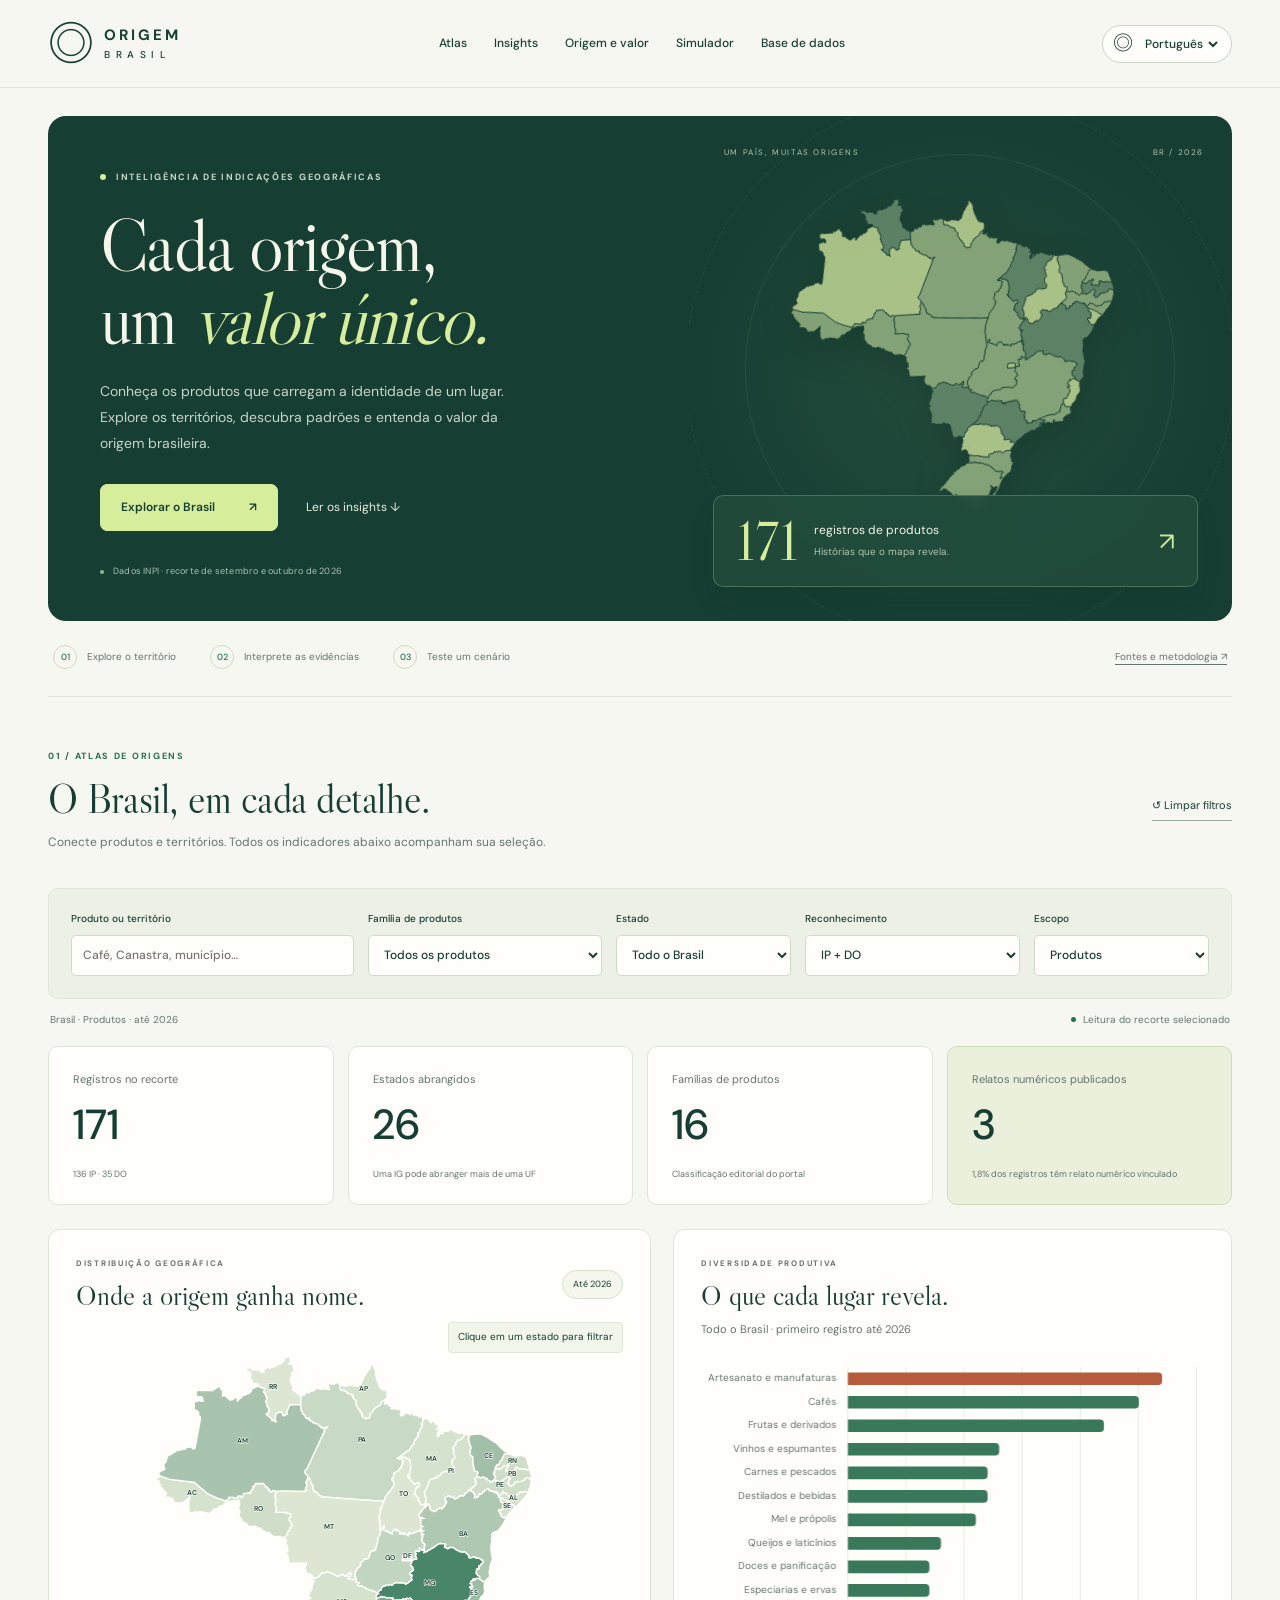
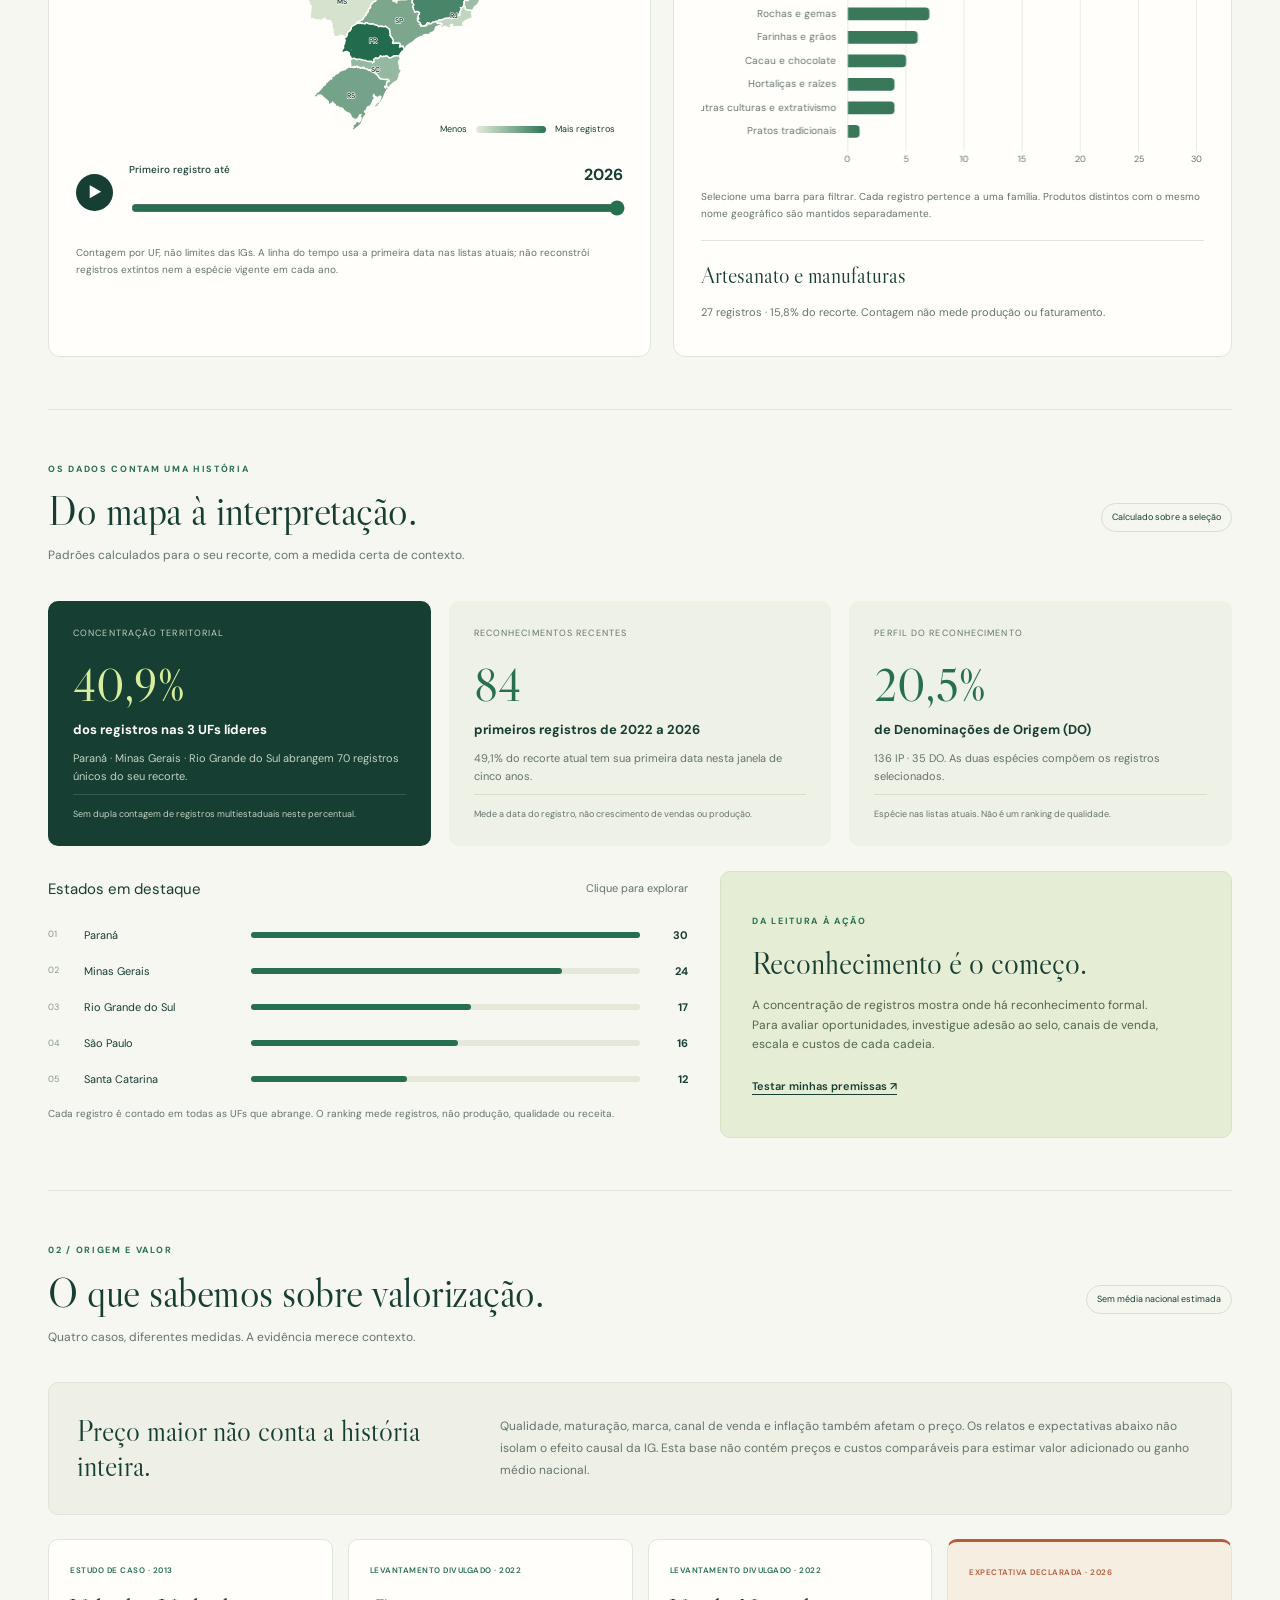
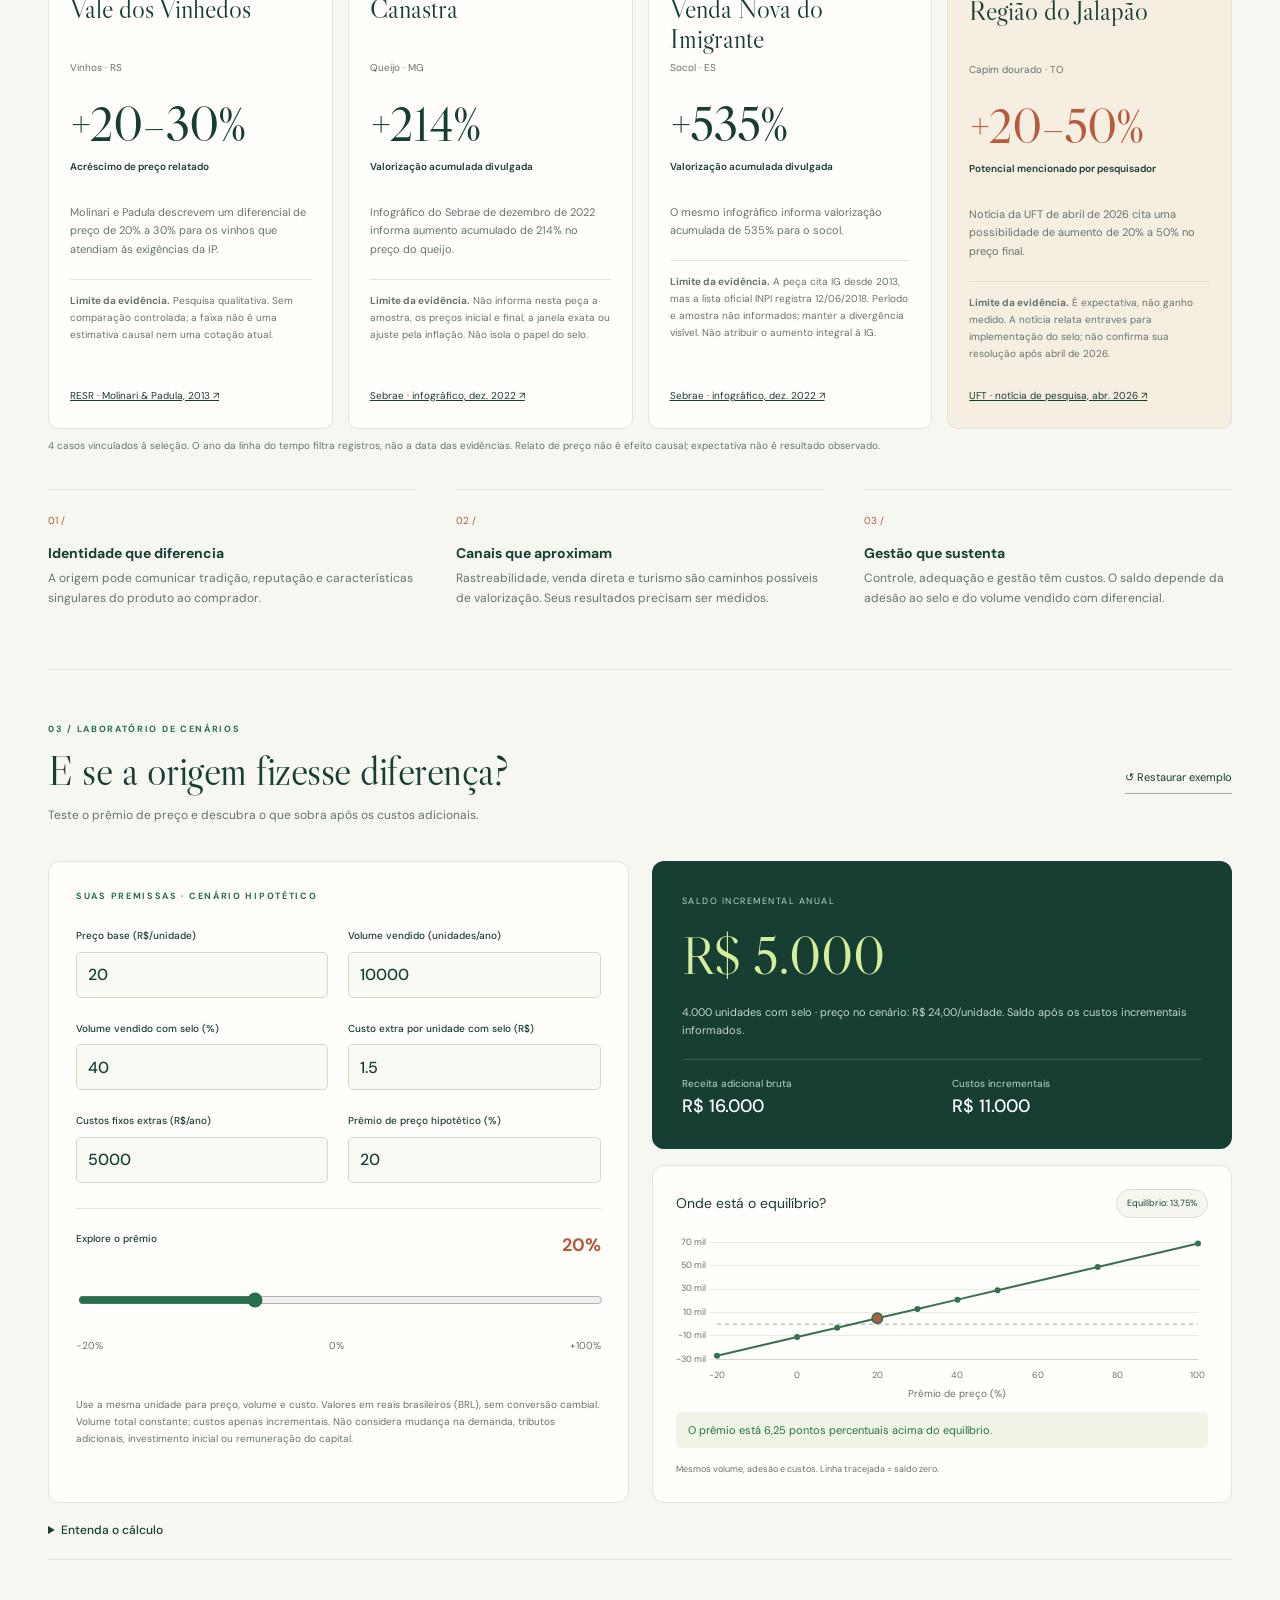
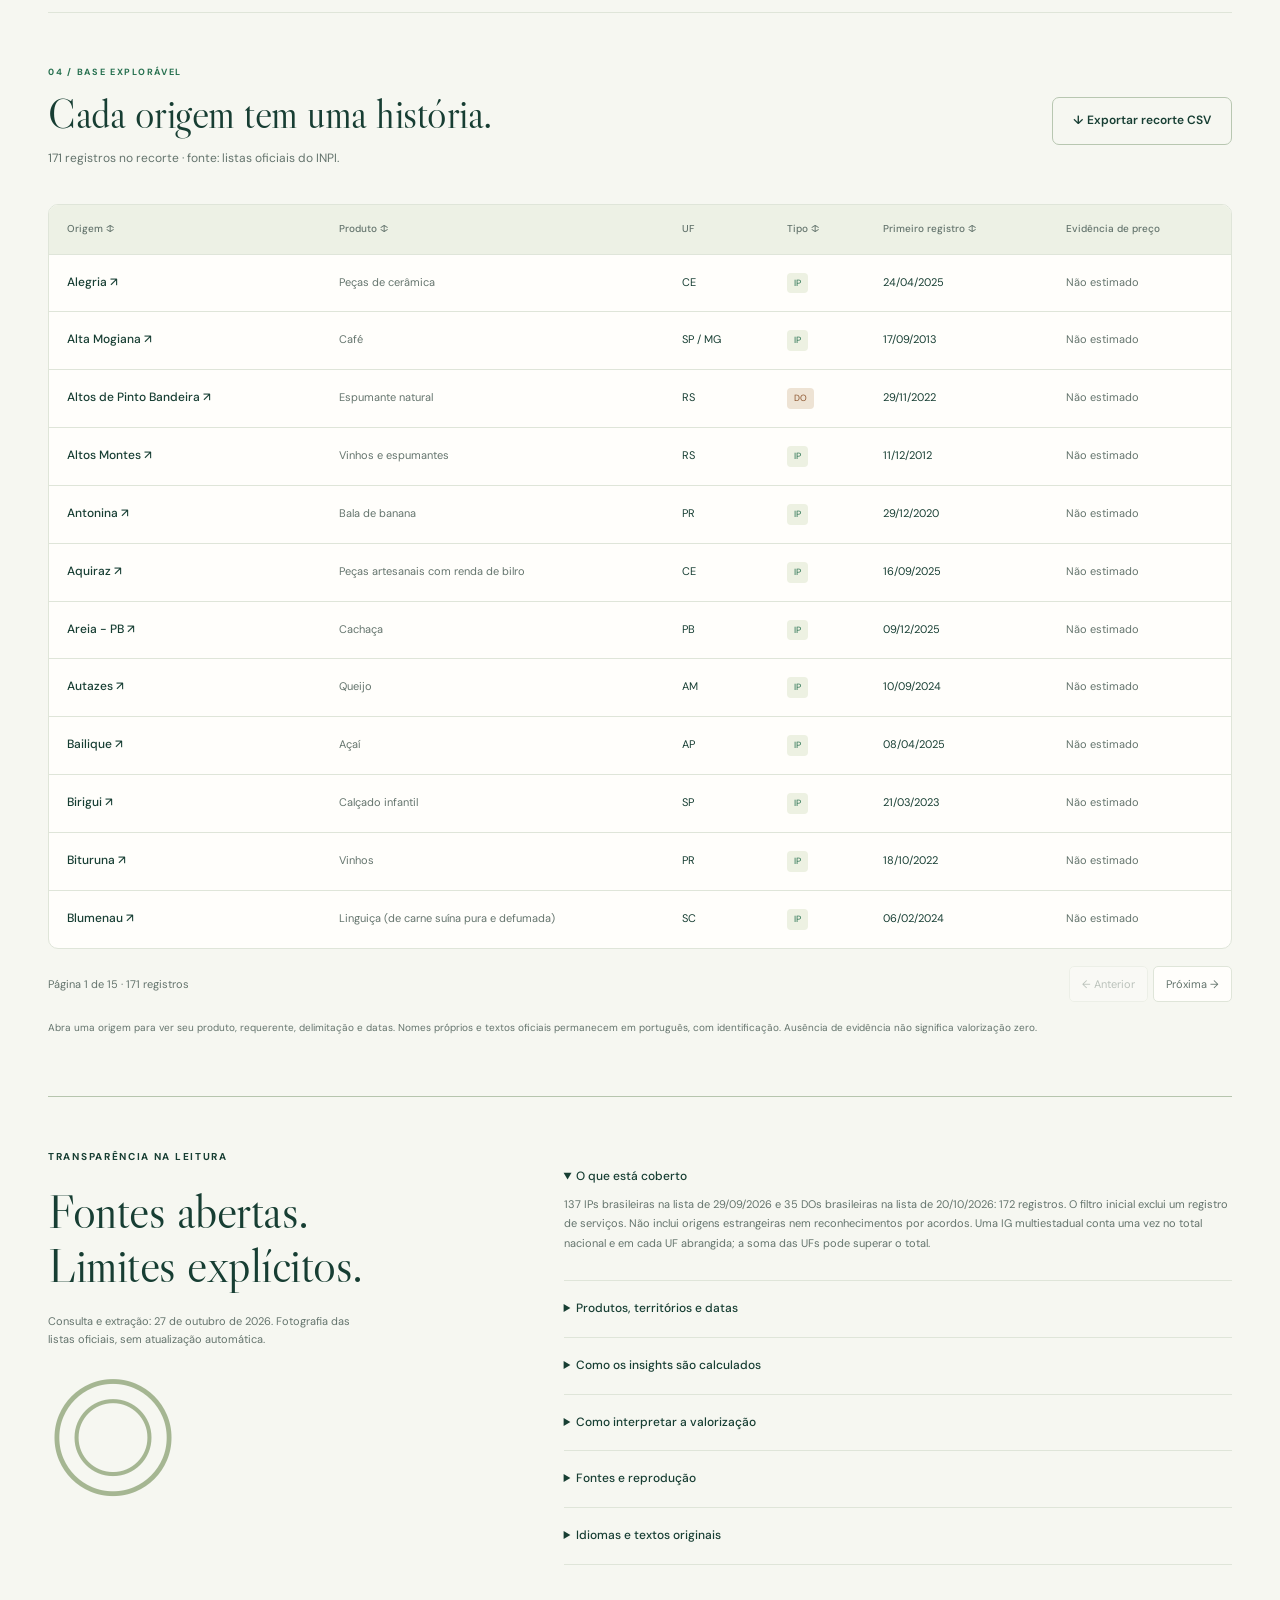
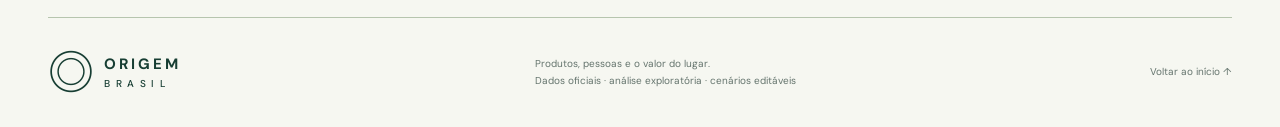
<file: docs/index.html>
<!doctype html>
<html lang="pt-BR">
<head><meta charset="utf-8"><meta name="viewport" content="width=device-width,initial-scale=1"><meta name="theme-color" content="#123e32"><meta name="description" content="Atlas de indicações geográficas brasileiras: explore territórios, descubra padrões e simule o valor da origem."><title>Origem Brasil · Inteligência de Indicações Geográficas</title><link rel="stylesheet" href="style.css"><script defer src="chart.umd.min.js"></script><script defer src="data.js"></script><script defer src="i18n.js"></script><script defer src="app.js"></script></head>
<body>
<a class="skip-link" href="#atlas" data-i18n="skip">Ir ao conteúdo</a>
<header class="topbar"><a href="#inicio" class="brand" aria-label="Origem Brasil"><span class="brand-icon" aria-hidden="true">◎</span><strong>ORIGEM<span>BRASIL</span></strong></a><nav aria-label="Navegação principal" data-i18n-aria="nav"><a href="#atlas" data-i18n="navAtlas">Atlas</a><a href="#insights" data-i18n="navInsights">Insights</a><a href="#valor" data-i18n="navValue">Origem e valor</a><a href="#simulador" data-i18n="navSim">Simulador</a><a href="#base" data-i18n="navData">Base de dados</a></nav><label class="language-control"><span aria-hidden="true">◎</span><span class="sr-only" data-i18n="language">Idioma</span><select id="language" aria-label="Idioma / Language / 语言"><option value="pt">Português</option><option value="en">English</option><option value="zh">简体中文</option></select></label></header>
<main id="inicio">
<section class="hero"><div class="hero-copy"><div class="eyebrow"><i></i><span data-i18n="heroEyebrow">INTELIGÊNCIA DE INDICAÇÕES GEOGRÁFICAS</span></div><h1 data-i18n="heroTitle">Cada origem,<br>um <em>valor único.</em></h1><p data-i18n="heroText">Conheça os produtos que carregam a identidade de um lugar. Explore os territórios, descubra padrões e entenda o valor da origem brasileira.</p><div class="hero-actions"><a class="primary" href="#atlas"><span data-i18n="explore">Explorar o Brasil</span><span aria-hidden="true">↗</span></a><a href="#insights" class="hero-link"><span data-i18n="readInsights">Ler os insights</span> ↓</a></div><div class="hero-source"><span class="source-dot"></span><span data-i18n="heroSource">Dados INPI · recorte de setembro e outubro de 2026</span></div></div><aside class="hero-visual" aria-label="Panorama da base" data-i18n-aria="overview"><div class="hero-orbit orbit-one"></div><div class="hero-orbit orbit-two"></div><svg id="hero-map" viewBox="0 0 650 635" aria-hidden="true"></svg><div class="map-caption"><span class="mini-label" data-i18n="heroMapCaption">UM PAÍS, MUITAS ORIGENS</span><span>BR / 2026</span></div><div class="hero-data"><strong id="hero-total">171</strong><div><span data-i18n="heroRegistrations">registros de produtos</span><small data-i18n="heroDataNote">Histórias que o mapa revela.</small></div><span class="hero-arrow" aria-hidden="true">↗</span></div></aside></section>
<div class="intro-strip"><span><b>01</b><span data-i18n="journey1">Explore o território</span></span><span><b>02</b><span data-i18n="journey2">Interprete as evidências</span></span><span><b>03</b><span data-i18n="journey3">Teste um cenário</span></span><a href="#metodo" data-i18n="methodLink">Fontes e metodologia ↗</a></div>
<section id="atlas" class="atlas"><div class="section-title"><div><span class="eyebrow" data-i18n="atlasEyebrow">01 / ATLAS DE ORIGENS</span><h2 data-i18n="atlasTitle">O Brasil, em cada detalhe.</h2><p data-i18n="atlasSubtitle">Conecte produtos e territórios. Todos os indicadores abaixo acompanham sua seleção.</p></div><button class="text-btn" id="reset" data-i18n="reset">↺ Limpar filtros</button></div>
<div class="filters"><label><span data-i18n="searchLabel">Produto ou território</span><input id="search" type="search" placeholder="Café, Canastra, município…" data-i18n-placeholder="searchPlaceholder"></label><label><span data-i18n="categoryLabel">Família de produtos</span><select id="category"><option value="" data-i18n="allProducts">Todos os produtos</option></select></label><label><span data-i18n="stateLabel">Estado</span><select id="state"><option value="" data-i18n="allBrazil">Todo o Brasil</option></select></label><label><span data-i18n="typeLabel">Reconhecimento</span><select id="type"><option value="" data-i18n="bothTypes">IP + DO</option><option value="IP" data-i18n="ip">Indicação de Procedência</option><option value="DO" data-i18n="do">Denominação de Origem</option></select></label><label><span data-i18n="scopeLabel">Escopo</span><select id="scope"><option value="products" data-i18n="products">Produtos</option><option value="all" data-i18n="productsServices">Produtos + serviços</option></select></label></div>
<div class="filter-status"><span id="filter-context"></span><span class="live-label"><i></i><span data-i18n="filterLive">Leitura do recorte selecionado</span></span></div>
<div class="kpis" aria-live="polite"><article><span data-i18n="kTotal">Registros no recorte</span><strong id="k-total"></strong><small id="k-types"></small></article><article><span data-i18n="kStates">Estados abrangidos</span><strong id="k-states"></strong><small data-i18n="kStatesNote">Uma IG pode abranger mais de uma UF</small></article><article><span data-i18n="kCategories">Famílias de produtos</span><strong id="k-cats"></strong><small data-i18n="kCategoriesNote">Classificação editorial do portal</small></article><article class="accent-kpi"><span data-i18n="kEvidence">Relatos numéricos publicados</span><strong id="k-evidence"></strong><small id="k-coverage"></small></article></div>
<div class="atlas-grid"><article class="map-panel panel"><div class="panel-head"><div><span class="eyebrow" data-i18n="mapEyebrow">DISTRIBUIÇÃO GEOGRÁFICA</span><h3 data-i18n="mapTitle">Onde a origem ganha nome.</h3></div><span class="pill" id="map-year"></span></div><div class="map-wrap"><svg id="map" viewBox="0 0 650 635" role="group" aria-label="Mapa do Brasil. Selecione um estado para filtrar os registros." data-i18n-aria="mapAria"></svg><div id="map-tip" class="map-tip"></div><div class="map-key"><span data-i18n="fewer">Menos</span><i></i><span data-i18n="moreRecords">Mais registros</span></div></div><div class="timeline"><button id="play" aria-label="Reproduzir evolução dos registros">▶</button><div><label for="year"><span data-i18n="timeline">Primeiro registro até</span><strong id="year-label">2026</strong></label><input type="range" min="2002" max="2026" value="2026" id="year"></div></div><p class="footnote" data-i18n="mapNote">Contagem por UF, não limites das IGs. A linha do tempo usa a primeira data nas listas atuais; não reconstrói registros extintos nem a espécie vigente em cada ano.</p></article>
<article class="panel categories-panel"><div class="panel-head"><div><span class="eyebrow" data-i18n="categoriesEyebrow">DIVERSIDADE PRODUTIVA</span><h3 data-i18n="categoriesTitle">O que cada lugar revela.</h3></div></div><p class="muted" id="chart-context"></p><div class="chart-box"><canvas id="categories" role="img" data-i18n-aria="categoriesAria" aria-label="Quantidade de registros por família de produtos"></canvas></div><p class="footnote" data-i18n="categoriesNote">Selecione uma barra para filtrar. Cada registro pertence a uma família. Produtos distintos com o mesmo nome geográfico são mantidos separadamente.</p><div class="insight" id="insight"></div></article></div>
</section>
<section id="insights" class="insights-section"><div class="section-title"><div><span class="eyebrow" data-i18n="insightsEyebrow">OS DADOS CONTAM UMA HISTÓRIA</span><h2 data-i18n="insightsTitle">Do mapa à interpretação.</h2><p data-i18n="insightsSubtitle">Padrões calculados para o seu recorte, com a medida certa de contexto.</p></div><span class="pill" data-i18n="computed">Calculado sobre a seleção</span></div><div id="insight-cards" class="insight-grid" aria-live="polite"></div><div class="insight-bottom"><article class="ranking-panel"><div class="panel-head"><h3 data-i18n="rankingTitle">Estados em destaque</h3><span class="muted" data-i18n="rankingHint">Clique para explorar</span></div><div id="state-ranking"></div><p class="footnote" data-i18n="rankingNote">Cada registro é contado em todas as UFs que abrange. O ranking mede registros, não produção, qualidade ou receita.</p></article><article class="reading-panel"><span class="eyebrow" data-i18n="nextStepEyebrow">DA LEITURA À AÇÃO</span><h3 data-i18n="nextStepTitle">Reconhecimento é o começo.</h3><p data-i18n="nextStepText">A concentração de registros mostra onde há reconhecimento formal. Para avaliar oportunidades, investigue adesão ao selo, canais de venda, escala e custos de cada cadeia.</p><a href="#simulador"><span data-i18n="testScenario">Testar minhas premissas</span> ↗</a></article></div></section>
<section id="valor"><div class="section-title"><div><span class="eyebrow" data-i18n="valueEyebrow">02 / ORIGEM E VALOR</span><h2 data-i18n="valueTitle">O que sabemos sobre valorização.</h2><p data-i18n="valueSubtitle">Quatro casos, diferentes medidas. A evidência merece contexto.</p></div><span class="pill" data-i18n="noAverage">Sem média nacional estimada</span></div><div class="value-intro"><strong data-i18n="valueIntroTitle">Preço maior não conta a história inteira.</strong><p data-i18n="valueIntroText">Qualidade, maturação, marca, canal de venda e inflação também afetam o preço. Os relatos e expectativas abaixo não isolam o efeito causal da IG. Esta base não contém preços e custos comparáveis para estimar valor adicionado ou ganho médio nacional.</p></div><div id="evidence-cards" class="evidence-grid"></div><p class="footnote" id="evidence-note"></p><div class="mechanisms"><article><span>01 /</span><h3 data-i18n="mechanism1Title">Identidade que diferencia</h3><p data-i18n="mechanism1Text">A origem pode comunicar tradição, reputação e características singulares do produto ao comprador.</p></article><article><span>02 /</span><h3 data-i18n="mechanism2Title">Canais que aproximam</h3><p data-i18n="mechanism2Text">Rastreabilidade, venda direta e turismo são caminhos possíveis de valorização. Seus resultados precisam ser medidos.</p></article><article><span>03 /</span><h3 data-i18n="mechanism3Title">Gestão que sustenta</h3><p data-i18n="mechanism3Text">Controle, adequação e gestão têm custos. O saldo depende da adesão ao selo e do volume vendido com diferencial.</p></article></div></section>
<section id="simulador"><div class="section-title"><div><span class="eyebrow" data-i18n="simEyebrow">03 / LABORATÓRIO DE CENÁRIOS</span><h2 data-i18n="simTitle">E se a origem fizesse diferença?</h2><p data-i18n="simSubtitle">Teste o prêmio de preço e descubra o que sobra após os custos adicionais.</p></div><button class="text-btn" id="reset-sim" data-i18n="resetSim">↺ Restaurar exemplo</button></div><div class="simulation-grid"><div class="panel sim-inputs"><span class="eyebrow" data-i18n="simInputEyebrow">SUAS PREMISSAS · CENÁRIO HIPOTÉTICO</span><div class="input-grid"><label><span data-i18n="priceLabel">Preço base (R$/unidade)</span><input type="number" min="0.01" step="0.01" id="price" value="20"></label><label><span data-i18n="volumeLabel">Volume vendido (unidades/ano)</span><input type="number" min="0" step="1" id="volume" value="10000"></label><label><span data-i18n="shareLabel">Volume vendido com selo (%)</span><input type="number" min="0" max="100" step="1" id="share" value="40"></label><label><span data-i18n="costLabel">Custo extra por unidade com selo (R$)</span><input type="number" min="0" step="0.01" id="cost" value="1.5"></label><label><span data-i18n="fixedLabel">Custos fixos extras (R$/ano)</span><input type="number" min="0" step="1" id="fixed" value="5000"></label><label><span data-i18n="premiumLabel">Prêmio de preço hipotético (%)</span><input type="number" min="-100" max="1000" step="1" id="premium" value="20"></label></div><div class="premium-range"><label for="premium-range"><span data-i18n="explorePremium">Explore o prêmio</span><strong id="premium-label">20%</strong></label><input type="range" min="-20" max="100" value="20" id="premium-range"><div><span>−20%</span><span>0%</span><span>+100%</span></div></div><p id="sim-error" class="error" role="alert"></p><p class="footnote" data-i18n="simNote">Use a mesma unidade para preço, volume e custo. Valores em reais brasileiros (BRL), sem conversão cambial. Volume total constante; custos apenas incrementais. Não considera mudança na demanda, tributos adicionais, investimento inicial ou remuneração do capital.</p></div><div class="sim-results"><div class="sim-hero"><span data-i18n="simResult">SALDO INCREMENTAL ANUAL</span><strong id="sim-net"></strong><p id="sim-summary"></p><div class="sim-statrow"><div><small data-i18n="gross">Receita adicional bruta</small><b id="sim-gross"></b></div><div><small data-i18n="extraCosts">Custos incrementais</small><b id="sim-costs"></b></div></div></div><div class="panel sensitivity"><div class="panel-head"><h3 data-i18n="sensitivityTitle">Onde está o equilíbrio?</h3><span class="pill" id="breakeven"></span></div><div class="sensitivity-chart"><canvas id="sensitivity" role="img" aria-label="Saldo incremental conforme o prêmio de preço hipotético" data-i18n-aria="sensitivityAria"></canvas></div><p id="sim-decision" class="sim-decision"></p><small data-i18n="sensitivityNote">Mesmos volume, adesão e custos. Linha tracejada = saldo zero.</small></div></div></div><details class="formula"><summary data-i18n="formulaTitle">Entenda o cálculo</summary><p data-i18n="formulaText">Unidades com selo = volume × parcela com selo. Receita adicional = preço base × prêmio × unidades com selo. Custos extras = custo unitário extra × unidades com selo + custos fixos. Saldo incremental = receita adicional − custos extras. Prêmio de equilíbrio = custos extras ÷ (preço base × unidades com selo). Sem unidades com selo, o equilíbrio não é calculável. O saldo não é o lucro total nem o valor adicionado das Contas Nacionais.</p></details></section>
<section id="base"><div class="section-title"><div><span class="eyebrow" data-i18n="dataEyebrow">04 / BASE EXPLORÁVEL</span><h2 data-i18n="dataTitle">Cada origem tem uma história.</h2><p id="table-count"></p></div><button id="export" class="secondary" data-i18n="export">↓ Exportar recorte CSV</button></div><div class="table-wrap"><table><thead><tr><th><button data-sort="name" data-i18n="colOrigin">Origem ↕</button></th><th><button data-sort="product" data-i18n="colProduct">Produto ↕</button></th><th data-i18n="colState">UF</th><th><button data-sort="type" data-i18n="colType">Tipo ↕</button></th><th><button data-sort="date" data-i18n="colDate">Primeiro registro ↕</button></th><th data-i18n="colEvidence">Evidência de preço</th></tr></thead><tbody id="rows"></tbody></table></div><div class="pagination"><span id="page-info"></span><div><button id="prev" data-i18n="prev">← Anterior</button><button id="next" data-i18n="next">Próxima →</button></div></div><p class="footnote" data-i18n="tableNote">Abra uma origem para ver seu produto, requerente, delimitação e datas. Nomes próprios e textos oficiais permanecem em português, com identificação. Ausência de evidência não significa valorização zero.</p></section>
<section id="metodo" class="method"><div><span class="eyebrow" data-i18n="methodEyebrow">TRANSPARÊNCIA NA LEITURA</span><h2 data-i18n="methodTitle">Fontes abertas.<br>Limites explícitos.</h2><p data-i18n="methodDate">Consulta e extração: 27 de outubro de 2026. Fotografia das listas oficiais, sem atualização automática.</p><div class="method-mark" aria-hidden="true">◎</div></div><div><details open><summary data-i18n="coverageTitle">O que está coberto</summary><p data-i18n="coverageText">137 IPs brasileiras na lista de 29/09/2026 e 35 DOs brasileiras na lista de 20/10/2026: 172 registros. O filtro inicial exclui um registro de serviços. Não inclui origens estrangeiras nem reconhecimentos por acordos. Uma IG multiestadual conta uma vez no total nacional e em cada UF abrangida; a soma das UFs pode superar o total.</p></details><details><summary data-i18n="recordsMethodTitle">Produtos, territórios e datas</summary><p data-i18n="recordsMethodText">Unidade de análise: número de registro do INPI. Nomes repetidos podem representar produtos ou espécies diferentes. Famílias são classificação editorial. A busca considera a delimitação textual, sem concluir que cada município citado pertence integralmente à IG. Conversões IP→DO preservam a primeira data; os detalhes mantêm o texto oficial. Geometria de UFs: IBGE simplificado, sem polígonos de IGs.</p></details><details><summary data-i18n="insightsMethodTitle">Como os insights são calculados</summary><p data-i18n="insightsMethodText">Destaque produtivo: participação da família com mais registros na seleção. Concentração: registros únicos abrangidos pelas três UFs líderes, sem dupla contagem no percentual. Registros recentes: primeira data nos cinco anos encerrados no ano selecionado. Mix IP/DO: espécie nas listas atuais. Ranking estadual: um registro por UF abrangida. São medidas de reconhecimento formal, não de desempenho econômico.</p></details><details><summary data-i18n="valueMethodTitle">Como interpretar a valorização</summary><p data-i18n="valueMethodText">Curadoria exploratória de quatro casos, sem revisão sistemática exaustiva. Diferencial de preço, aumento acumulado e expectativa medem coisas distintas, em períodos distintos. Não calcular média nem extrapolar. Amostras e controles ausentes continuam sendo limitações; valores sem correção inflacionária. A divergência de data do socol no material do Sebrae é sinalizada; prevalece o registro do INPI.</p></details><details><summary data-i18n="sourcesTitle">Fontes e reprodução</summary><ul><li><a id="source-ip" target="_blank" rel="noopener" data-i18n="sourceIp">INPI · Indicações de Procedência (29/09/2026) ↗</a></li><li><a id="source-do" target="_blank" rel="noopener" data-i18n="sourceDo">INPI · Denominações de Origem (20/10/2026) ↗</a></li><li><a href="https://www.gov.br/inpi/pt-br/servicos/indicacoes-geograficas/guia-basico" target="_blank" rel="noopener" data-i18n="sourceGuide">INPI · guia básico de IGs ↗</a></li><li><a href="https://servicodados.ibge.gov.br/api/docs/malhas?versao=3" target="_blank" rel="noopener" data-i18n="sourceMap">IBGE · malhas territoriais ↗</a></li><li><a href="igs.json" download data-i18n="downloadData">Baixar registros em JSON (original)</a> · <a href="evidencias.json" download data-i18n="downloadEvidence">Baixar evidências (original)</a></li></ul><p><a href="offline.html" download="Origem_Brasil_painel_offline.html" data-i18n="downloadOffline">Baixar portal completo para uso offline</a></p><p data-i18n="sourcesNote">Para aferir diferencial comercial, reunir preços e custos por produto, qualidade, unidade, canal, safra e período; comparar itens com e sem selo em condições equivalentes. O portal não contém essa base de transações.</p></details><details><summary data-i18n="translationTitle">Idiomas e textos originais</summary><p data-i18n="translationText">Interface e descrições dos produtos disponíveis em português, inglês e chinês simplificado. As traduções são informativas. Nomes de origens, requerentes e textos de delimitação e alterações são preservados no idioma oficial para permitir conferência direta com o INPI. As fontes externas mantêm seus idiomas de publicação.</p></details></div></section>
<footer><a href="#inicio" class="brand"><span class="brand-icon" aria-hidden="true">◎</span><strong>ORIGEM<span>BRASIL</span></strong></a><p data-i18n="footerText">Produtos, pessoas e o valor do lugar.<br>Dados oficiais · análise exploratória · cenários editáveis</p><a href="#inicio" data-i18n="backTop">Voltar ao início ↑</a></footer>
</main><dialog id="detail"><button class="dialog-close" aria-label="Fechar detalhe" data-i18n-aria="close">×</button><div id="detail-body"></div></dialog></body></html>
</file>
<file: docs/style.css>
@import url('https://fonts.googleapis.com/css2?family=DM+Sans:wght@400;500;600;700&family=Libre+Caslon+Display&family=Noto+Sans+SC:wght@400;500;600;700&display=swap');
:root{--ink:#173e33;--muted:#64746d;--paper:#f6f7f1;--white:#fffefb;--line:#dfe5d9;--green:#26704f;--lime:#d6ed9b;--orange:#b65b3b;--font:'DM Sans','Noto Sans SC',Arial,sans-serif;--serif:'Libre Caslon Display','Noto Sans SC',Georgia,serif}*{box-sizing:border-box}html{scroll-behavior:smooth;scroll-padding-top:96px}body{margin:0;color:var(--ink);background:var(--paper);font:14px/1.65 var(--font)}a{color:inherit;text-decoration:none}a:hover{text-decoration:underline}button,input,select{font:inherit;color:inherit}button{cursor:pointer}button:disabled{opacity:.4;cursor:default}button,a,input,select,summary{-webkit-tap-highlight-color:transparent}:focus-visible{outline:3px solid #c87947;outline-offset:4px}p{margin:8px 0}h1,h2,h3{margin:0;line-height:1.15}h2{font:normal clamp(34px,3.2vw,48px)/1.12 var(--serif);letter-spacing:-.5px}h3{font-size:20px}main{max-width:1540px;margin:auto;padding:0 48px}.topbar{height:88px;display:flex;align-items:center;justify-content:space-between;gap:24px;padding:0 max(48px,calc((100vw - 1444px)/2));background:var(--paper);border-bottom:1px solid var(--line)}.brand{display:flex;align-items:center;gap:10px;flex-shrink:0}.brand-icon{font-size:46px;line-height:1}.brand strong{display:flex;flex-direction:column;font-size:15px;letter-spacing:3px;line-height:1.1}.brand strong span{font-size:10px;font-weight:500;letter-spacing:5.5px;margin-top:6px}.topbar nav{display:flex;gap:27px;font-size:12px;font-weight:500}.topbar nav a{padding:10px 0}.language-control{display:flex;flex-direction:row;align-items:center;gap:6px;border:1px solid #cad5c6;border-radius:30px;padding:0 10px;background:var(--white);font-size:20px}.language-control select{border:0;background:transparent;padding:7px 2px;height:36px;font-size:12px;max-width:116px}.sr-only{position:absolute;width:1px;height:1px;padding:0;margin:-1px;overflow:hidden;clip:rect(0,0,0,0);white-space:nowrap;border:0}.skip-link{position:fixed;top:-100px;left:20px;padding:12px;background:white;z-index:50}.skip-link:focus{top:10px}.hero{display:grid;grid-template-columns:1.18fr 1fr;background:var(--ink);color:#f6f7eb;border-radius:18px;margin:28px 0 0;min-height:500px;position:relative;overflow:hidden}.hero-copy{padding:54px 0 42px 52px;position:relative;z-index:1}.eyebrow{font-size:10px;letter-spacing:1.7px;font-weight:700;display:flex;align-items:center;gap:10px;line-height:1.6}.eyebrow i,.source-dot{display:inline-block;width:6px;height:6px;background:var(--lime);border-radius:50%;flex-shrink:0}.hero .eyebrow{color:#c6d8c7;font-size:9px}.hero h1{font:normal clamp(62px,5.7vw,90px)/.99 var(--serif);letter-spacing:-1.7px;margin:25px 0}.hero h1 em{font-weight:400;color:var(--lime)}.hero-copy>p{font-size:14px;line-height:1.85;color:#c7d5c9;max-width:445px}.hero-actions{display:flex;align-items:center;gap:28px;margin-top:27px;font-size:12px}.primary,.secondary{display:inline-flex;justify-content:space-between;align-items:center;gap:34px;border-radius:7px;padding:13px 20px;font-size:12px;font-weight:600;border:1px solid var(--ink)}.primary{background:var(--lime);color:var(--ink);border-color:var(--lime)}.primary:hover{background:#e5f5be;text-decoration:none}.hero-link{color:#e5edde}.hero-source{display:flex;gap:9px;align-items:center;color:#adc2b3;font-size:9px;letter-spacing:.2px;margin-top:33px}.hero-source .source-dot{width:4px;height:4px;background:#9ab698}.hero-visual{position:relative;min-width:0;display:flex;align-items:center;justify-content:center;isolation:isolate;overflow:hidden}.hero-visual:before{content:'';position:absolute;inset:0;background:radial-gradient(ellipse at center,#4672554a,transparent 70%);z-index:-1}#hero-map{width:78%;height:350px;transform:rotate(-4deg);position:relative;opacity:.9;filter:drop-shadow(0 12px 18px #09251c50);margin-top:-32px}#hero-map path{fill:#8fac7e;stroke:#173e33;stroke-width:1.5}#hero-map path:nth-child(3n){fill:#b8cf8f}#hero-map path:nth-child(4n){fill:#64886a}.hero-orbit{position:absolute;border:1px solid #d5e7a115;border-radius:50%;width:430px;height:430px;transform:rotate(-25deg)}.orbit-two{width:550px;height:550px;border-style:dashed}.map-caption{position:absolute;top:30px;right:28px;left:35px;display:flex;justify-content:space-between;font-size:8px;letter-spacing:1.6px;color:#aec8af}.hero-data{position:absolute;bottom:34px;left:24px;right:34px;display:flex;align-items:center;gap:16px;border:1px solid #bfd59a44;border-radius:10px;background:#214b3ce8;backdrop-filter:blur(8px);padding:17px 22px;box-shadow:0 15px 25px #09251c15}.hero-data>strong{font:56px/1 var(--serif);color:var(--lime)}.hero-data div>span{display:block;font-size:12px}.hero-data small{font-size:10px;color:#afc6b0;display:block;margin-top:3px}.hero-arrow{font-size:25px;color:#cce89e;margin-left:auto}.intro-strip{display:flex;align-items:center;gap:34px;padding:24px 5px 27px;border-bottom:1px solid var(--line);font-size:10px;color:var(--muted)}.intro-strip>span{display:flex;gap:10px;align-items:center}.intro-strip b{font-size:9px;font-weight:500;color:var(--green);border:1px solid #cfdbc2;width:24px;height:24px;border-radius:50%;display:grid;place-items:center}.intro-strip>a{margin-left:auto;text-decoration:underline;text-underline-offset:4px}section:not(.hero){padding:52px 0}.section-title{display:flex;align-items:center;justify-content:space-between;gap:24px;margin-bottom:27px}.section-title .eyebrow{color:var(--green);margin-bottom:12px;font-size:9px}.section-title p{color:var(--muted);font-size:12px;margin-top:12px}.text-btn{border:0;border-bottom:1px solid #9cac9c;padding:6px 0;background:none;font-size:11px;white-space:nowrap}.filters{display:grid;grid-template-columns:1.45fr 1.2fr .9fr 1.1fr .9fr;gap:14px;padding:22px;background:#edf0e6;border:1px solid var(--line);border-radius:10px}label{display:flex;flex-direction:column;gap:7px;font-size:10px;font-weight:500}input,select{width:100%;background:var(--white);border:1px solid #d0dacb;border-radius:5px;min-width:0;height:41px;padding:10px 11px;font-size:12px}select{padding-right:20px}input[type=range]{height:18px;accent-color:var(--green);padding:0;border:0;background:transparent;cursor:pointer}.filter-status{display:flex;align-items:center;justify-content:space-between;gap:12px;font-size:10px;color:var(--muted);padding:13px 2px}.live-label{display:flex;align-items:center;gap:7px}.live-label i{height:5px;width:5px;border-radius:50%;background:var(--green)}.kpis{display:grid;grid-template-columns:repeat(4,1fr);margin:5px 0 24px;gap:14px}.kpis article{border:1px solid var(--line);border-radius:10px;padding:20px 24px;background:var(--white)}.kpis article>span{font-size:11px;color:var(--muted)}.kpis strong{display:block;font-size:42px;line-height:1.2;font-weight:500;font-variant-numeric:tabular-nums;margin:10px 0}.kpis small{font-size:9px;color:var(--muted)}.kpis .accent-kpi{background:#eaf0dc;border-color:#cfdcba}.atlas-grid{display:grid;grid-template-columns:1.08fr 1fr;gap:22px}.panel{background:var(--white);border:1px solid var(--line);border-radius:12px;padding:27px}.panel-head{display:flex;justify-content:space-between;align-items:center;gap:15px}.panel-head .eyebrow{color:var(--muted);font-size:8px}.panel-head h3{font:normal 28px/1.2 var(--serif);margin-top:9px}.pill{font-size:9px;padding:6px 10px;border:1px solid #d7dfd0;background:#f5f7ee;border-radius:30px;white-space:nowrap}.map-wrap{position:relative;padding:25px 10px 0;height:430px}#map{width:100%;height:100%;overflow:visible}#map path{stroke:var(--white);stroke-width:1.4;transition:fill .35s,opacity .2s;cursor:pointer;vector-effect:non-scaling-stroke}#map path:hover,#map path:focus{stroke:var(--orange);stroke-width:2.5}#map path.selected{stroke:var(--orange);stroke-width:3.5}#map text{fill:#173d32;font-size:11px;font-weight:600;pointer-events:none;paint-order:stroke;stroke:#fffffa;stroke-width:2px;stroke-linejoin:round}.map-tip{position:absolute;top:10px;right:0;max-width:220px;font-size:10px;background:#f2f5e9;padding:6px 9px;border:1px solid var(--line);border-radius:4px;pointer-events:none}.map-key{display:flex;align-items:center;gap:9px;font-size:9px;position:absolute;bottom:5px;right:8px}.map-key i{height:7px;width:70px;background:linear-gradient(90deg,#e6ecdc,#2a7553);border-radius:10px}.timeline{display:flex;align-items:center;gap:16px;margin:20px 0}.timeline button{background:var(--ink);border:0;color:white;width:37px;height:37px;border-radius:50%}.timeline>div{flex:1}.timeline label{flex-direction:row;justify-content:space-between;font-size:10px;margin-bottom:8px}.timeline strong{font-size:16px}.footnote{font-size:10px;color:var(--muted);line-height:1.7}.muted{color:var(--muted);font-size:11px}.chart-box{height:410px;margin:20px 0}.insight{margin-top:18px;border-top:1px solid var(--line);padding-top:17px;font-size:11px;color:var(--muted)}.insight b{font-size:22px;font-family:var(--serif);font-weight:normal;color:var(--ink)}.insight .insight-number{font-family:var(--font);font-size:13px;font-weight:600}.insights-section{border-top:1px solid var(--line)}.insight-grid{display:grid;grid-template-columns:repeat(3,1fr);gap:18px}.insight-card{background:#eef1e5;border-radius:10px;padding:25px;display:flex;flex-direction:column;align-items:flex-start}.insight-card .mini-label{font-size:9px;letter-spacing:1.1px;color:var(--muted)}.insight-card strong{font:46px/1.15 var(--serif);margin:18px 0 8px;color:var(--green)}.insight-card h3{font-size:13px;line-height:1.6}.insight-card p{font-size:11px;color:var(--muted);margin-top:9px}.insight-card small{font-size:9px;color:var(--muted);border-top:1px solid #d7dfca;padding-top:12px;margin-top:auto;width:100%}.insight-card:first-child{background:var(--ink);color:var(--white)}.insight-card:first-child strong{color:var(--lime)}.insight-card:first-child .mini-label,.insight-card:first-child p,.insight-card:first-child small{color:#c2d3c2}.insight-card:first-child small{border-color:#ffffff25}.insight-bottom{display:grid;grid-template-columns:1.25fr 1fr;gap:32px;margin-top:25px}.ranking-panel{padding:8px 0}.ranking-panel .panel-head h3{font-family:var(--font);font-size:15px;margin:0}.ranking-panel .panel-head{margin-bottom:19px}.rank-row{border:0;background:none;display:grid;grid-template-columns:24px 155px 1fr 36px;gap:12px;align-items:center;width:100%;text-align:left;padding:9px 0;font-size:11px}.rank-row .rank-no{font-size:9px;color:#899987}.rank-track{height:6px;border-radius:4px;background:#e3e8d9}.rank-track i{display:block;height:100%;background:var(--green);border-radius:4px}.rank-row:hover .rank-name{text-decoration:underline}.rank-row strong{text-align:right;font-size:11px}.reading-panel{background:#e6edd5;border:1px solid #d8e2c6;padding:31px;border-radius:10px;display:flex;flex-direction:column;justify-content:center}.reading-panel .eyebrow{font-size:9px;color:var(--green)}.reading-panel h3{font:31px/1.2 var(--serif);margin:16px 0 6px}.reading-panel p{font-size:12px;color:#52664e;max-width:420px}.reading-panel a{display:inline-block;font-size:11px;font-weight:600;margin-top:14px;text-decoration:underline;text-underline-offset:4px}#valor,#simulador,#base{border-top:1px solid var(--line)}.value-intro{display:grid;grid-template-columns:.7fr 1.3fr;gap:45px;padding:25px 28px;border:1px solid var(--line);border-radius:10px;margin-bottom:24px;background:#eef0e6}.value-intro strong{font:29px/1.2 var(--serif);align-self:center}.value-intro p{font-size:12px;color:var(--muted);line-height:1.8}.evidence-grid{display:grid;grid-template-columns:repeat(4,1fr);gap:15px}.evidence-card{background:var(--white);border:1px solid var(--line);border-radius:10px;padding:24px 21px;display:flex;flex-direction:column}.evidence-card .tag{font-size:8px;color:var(--green);font-weight:600;letter-spacing:.5px}.evidence-card h3{font:27px/1.1 var(--serif);margin:17px 0 6px;min-height:60px}.evidence-card .location{font-size:10px;color:var(--muted)}.evidence-card .percent{font:49px/1.2 var(--serif);letter-spacing:-1px;margin:18px 0 5px}.evidence-card .metric{font-size:10px;font-weight:600;min-height:36px}.evidence-card p{font-size:11px;color:var(--muted);line-height:1.7}.evidence-card .limit{margin-top:12px;border-top:1px solid var(--line);padding-top:12px;font-size:10px}.evidence-card a{margin-top:auto;padding-top:18px;font-size:10px;text-decoration:underline}.evidence-card.potential{border-top:3px solid var(--orange);background:#f6eee1}.potential .tag,.potential .percent{color:var(--orange)}.empty{padding:35px;border:1px dashed #b3c1ac;border-radius:8px;grid-column:1/-1;color:var(--muted);font-size:12px}.mechanisms{display:grid;grid-template-columns:repeat(3,1fr);gap:40px;margin:35px 0 0}.mechanisms article{border-top:1px solid var(--line);padding-top:18px}.mechanisms span{font-size:10px;color:var(--orange)}.mechanisms h3{font-size:14px;margin-top:14px}.mechanisms p{font-size:12px;color:var(--muted)}.simulation-grid{display:grid;grid-template-columns:1fr 1fr;gap:23px}.sim-inputs .eyebrow{margin-bottom:25px;color:var(--green);font-size:9px}.input-grid{display:grid;grid-template-columns:1fr 1fr;gap:23px 20px}.sim-inputs input{font-size:16px;height:46px;background:#f9faf4}.input-grid label{font-size:10px}.premium-range{padding:22px 0 10px;margin-top:25px;border-top:1px solid var(--line)}.premium-range label{flex-direction:row;justify-content:space-between;margin-bottom:14px}.premium-range strong{color:var(--orange);font-size:18px}.premium-range>div{display:flex;justify-content:space-between;font-size:10px;color:var(--muted);margin-top:8px}.sim-results{display:grid;grid-template-rows:auto 1fr;gap:16px}.sim-hero{background:var(--ink);color:white;padding:27px 30px;border-radius:12px}.sim-hero>span{font-size:9px;letter-spacing:1.5px;color:#c4d6b7}.sim-hero>strong{display:block;font:52px/1.3 var(--serif);font-variant-numeric:tabular-nums;margin:12px 0;color:var(--lime)}.sim-hero p{font-size:11px;color:#c5d5c8}.sim-statrow{display:grid;grid-template-columns:1fr 1fr;gap:20px;border-top:1px solid #ffffff25;padding-top:16px;margin-top:20px}.sim-statrow small{display:block;font-size:10px;color:#c5d5c8}.sim-statrow b{font-weight:500;font-size:18px}.sensitivity{padding:23px}.sensitivity .panel-head h3{font-family:var(--font);font-size:14px;margin:0}.sensitivity-chart{height:170px;margin:16px 0 8px}.sensitivity small{font-size:9px;color:var(--muted)}.sim-decision{background:#f0f4e7;border-radius:5px;padding:9px 12px;font-size:11px;color:var(--green)}.formula{border-bottom:1px solid var(--line);padding:18px 0;font-size:12px}.formula p{font-size:11px;color:var(--muted);margin:15px 0 5px}summary{cursor:pointer;font-weight:500}.error{font-size:11px;color:#a03722;min-height:16px}.secondary{background:transparent;color:var(--ink);border-color:#b8c7b1;gap:8px}.table-wrap{overflow:auto;border:1px solid var(--line);background:var(--white);border-radius:10px}table{border-collapse:collapse;width:100%;min-width:780px;text-align:left}th{background:#edf1e5;font-size:10px;color:var(--muted);padding:16px 18px;font-weight:500;white-space:nowrap}th button{background:none;border:0;padding:0;font-size:10px;color:inherit}td{padding:18px;border-top:1px solid var(--line);font-size:11px;vertical-align:top}tbody tr:hover{background:#f6f8ef}td:nth-child(1){width:23%}td:nth-child(2){width:29%;color:var(--muted)}.origin-button{background:none;border:0;padding:0;text-align:left;font-weight:500;font-size:12px}.origin-button:hover{text-decoration:underline}.type-badge{display:inline-block;font-size:9px;padding:3px 7px;border-radius:4px;background:#edf1e2;color:var(--green)}.type-badge.do{background:#eee3d4;color:#8c542d}.evidence-link{font-size:10px;text-decoration:underline}.pagination{display:flex;justify-content:space-between;align-items:center;margin:17px 0;font-size:11px;color:var(--muted)}.pagination button{border:1px solid var(--line);background:var(--white);padding:8px 12px;border-radius:5px;font-size:11px;margin-left:5px}.method{border-top:1px solid #b6c5ae;display:grid;grid-template-columns:.8fr 1.2fr;gap:70px}.method h2{font-size:48px;margin:20px 0}.method>div>p{color:var(--muted);font-size:11px;max-width:320px}.method details{border-bottom:1px solid var(--line);padding:18px 0;font-size:12px}.method details p,.method li{font-size:11px;color:var(--muted);line-height:1.8}.method ul{padding-left:17px}.method a{text-decoration:underline}.method-mark{font:130px/1 var(--serif);color:#a5b692;margin-top:28px}footer{border-top:1px solid #b6c5ae;padding:30px 0;display:flex;justify-content:space-between;align-items:center;gap:30px}footer p,footer>a:last-child{font-size:10px;color:var(--muted)}dialog{border:1px solid var(--line);border-radius:14px;max-width:760px;width:calc(100% - 32px);padding:38px;color:var(--ink);background:var(--white);max-height:86vh}dialog::backdrop{background:#0e2924b0;backdrop-filter:blur(4px)}.dialog-close{position:absolute;top:8px;right:13px;border:0;background:none;font-size:27px}.dialog-meta{display:flex;gap:12px;flex-wrap:wrap;margin:20px 0}.dialog-meta span{padding:6px 10px;border-radius:4px;background:#edf1e4;font-size:11px}dialog h2{font-size:39px;margin:15px 0}dialog h4{font-size:10px;letter-spacing:1px;margin-bottom:6px;margin-top:24px}dialog p{font-size:12px;color:var(--muted)}dialog a{display:inline-block;margin-top:20px;font-size:12px;text-decoration:underline}.official-record{padding:15px;background:var(--paper);border:1px solid var(--line);border-radius:8px;margin-top:20px}.official-record summary{font-size:11px}.official-record .original-note{font-size:10px}.dialog-territory{max-height:230px;overflow:auto;line-height:1.8}.negative{color:#f5b38c!important}html[lang=zh-Hans] h1{font-family:'Noto Sans SC',sans-serif;font-size:clamp(44px,4.8vw,68px);line-height:1.25;letter-spacing:-1px}html[lang=zh-Hans] h2{font-family:'Noto Sans SC',sans-serif;font-size:32px;line-height:1.45}html[lang=zh-Hans] .panel-head h3,html[lang=zh-Hans] .reading-panel h3,html[lang=zh-Hans] .value-intro strong{font-family:'Noto Sans SC',sans-serif;font-size:23px;line-height:1.5}html[lang=zh-Hans] .hero h1 em{font-style:normal}html[lang=zh-Hans] .hero-copy>p{line-height:2}html[lang=zh-Hans] .evidence-card h3{font-family:var(--font);font-size:20px}html[lang=zh-Hans] .method h2{font-size:35px}
@media(min-width:1550px){.hero h1{font-size:92px}}@media(max-width:1100px){main{padding:0 28px}.topbar{padding:0 28px}.topbar nav{gap:18px;font-size:11px}.hero-copy{padding:42px 0 36px 34px}.hero h1{font-size:69px}.hero-copy>p{font-size:13px}.hero-data{left:15px;right:20px;padding:14px}.hero-data>strong{font-size:48px}.hero-data div>span{font-size:10px}.filters{grid-template-columns:1.4fr 1.1fr 1fr}.filters label:nth-child(4),.filters label:nth-child(5){grid-column:auto}.filters label:first-child{grid-column:span 1}.evidence-grid{grid-template-columns:repeat(2,1fr)}.evidence-card h3{min-height:0}.intro-strip{gap:20px;font-size:9px}.kpis article{padding:18px}.map-wrap{height:390px}.chart-box{height:382px}.insight-card{padding:22px}.sensitivity .panel-head{flex-wrap:wrap}.input-grid{gap:18px 14px}.input-grid label{font-size:9px}.rank-row{grid-template-columns:20px 135px 1fr 28px;gap:8px}}@media(max-width:800px){main{padding:0 18px}.topbar{padding:15px 18px;height:auto;flex-wrap:wrap;gap:13px}.brand-icon{font-size:36px}.brand strong{font-size:12px}.brand strong span{font-size:8px;letter-spacing:4.5px}.topbar nav{order:3;width:100%;justify-content:space-between;gap:10px;font-size:11px;border-top:1px solid var(--line);padding-top:4px}.topbar nav a{padding:7px 0}.language-control{margin-left:auto}.hero{margin-top:18px;min-height:0;grid-template-columns:1fr 0.85fr}.hero-copy{padding:32px 0 30px 28px}.hero h1{font-size:57px;margin:22px 0}.hero .eyebrow{font-size:7px;letter-spacing:1px}.hero-copy>p{font-size:12px}.hero-actions{gap:17px;font-size:10px}.primary{padding:11px 15px;gap:18px;font-size:11px}.hero-source{font-size:8px;margin-top:25px}.hero-data{padding:12px;bottom:28px;gap:10px}.hero-data>strong{font-size:38px}.hero-data small{font-size:8px}.hero-arrow{display:none}#hero-map{width:90%;height:300px}.map-caption{top:24px;left:15px;right:20px;font-size:6px;letter-spacing:1px}.intro-strip{gap:15px;justify-content:space-between}.intro-strip>a{display:none}.intro-strip>span{gap:7px}.intro-strip b{width:20px;height:20px}.section-title .eyebrow{font-size:8px}.section-title p{font-size:11px}section:not(.hero){padding:38px 0}.section-title{gap:16px;align-items:flex-start}h2{font-size:36px}.atlas-grid,.simulation-grid{grid-template-columns:1fr}.kpis{gap:10px}.kpis article{padding:15px}.kpis strong{font-size:34px}.kpis article>span{font-size:10px}.kpis small{font-size:8px}.map-wrap{height:420px}.chart-box{height:390px}.panel{padding:23px}.insight-grid{gap:11px}.insight-card{padding:19px}.insight-card strong{font-size:37px}.insight-card h3{font-size:12px}.insight-card p{font-size:10px}.insight-bottom{gap:23px}.reading-panel{padding:23px}.rank-row{grid-template-columns:18px 115px 1fr 25px;font-size:10px;gap:7px}.reading-panel h3{font-size:29px}.reading-panel p{font-size:11px}.value-intro{gap:20px;padding:22px}.value-intro strong{font-size:26px}.mechanisms{gap:22px}.mechanisms p{font-size:11px}.method{gap:35px}.method h2{font-size:40px}.text-btn{font-size:10px}.section-title>.pill{white-space:normal;max-width:135px}.sim-inputs input{font-size:16px}.input-grid label{font-size:11px}.sim-hero>strong{font-size:52px}html[lang=zh-Hans] .hero h1{font-size:43px}html[lang=zh-Hans] h2{font-size:27px}}
@media(max-width:560px){.hero{grid-template-columns:1fr}.hero-copy{padding:32px 27px 25px}.hero h1{font-size:65px}.hero .eyebrow{font-size:8px;letter-spacing:1px}.hero-copy>p{font-size:13px}.hero-visual{height:245px;border-top:1px solid #ffffff10;margin:0 14px 14px}#hero-map{height:235px;width:73%;margin-top:-24px;margin-left:95px;opacity:.72}.hero-data{bottom:5px;left:12px;right:12px;background:#214b3cda;padding:14px 17px;gap:15px}.hero-data>strong{font-size:45px}.hero-data div>span{font-size:11px}.hero-data small{font-size:9px}.hero-arrow{display:block}.map-caption{top:15px;left:16px;right:16px;font-size:7px}.hero-actions{gap:23px;font-size:12px}.hero-source{font-size:9px;margin-top:23px}.intro-strip{padding:19px 0;font-size:8px;gap:8px}.intro-strip>span{gap:5px}.intro-strip b{width:17px;height:17px;font-size:8px}.section-title{flex-wrap:wrap;margin-bottom:22px;gap:15px}.section-title h2{font-size:34px}.section-title .eyebrow{font-size:8px;margin-bottom:10px}.section-title p{font-size:12px;line-height:1.7}.section-title .pill{max-width:none}.filters{grid-template-columns:1fr 1fr;padding:15px;gap:13px 11px}.filters label:first-child{grid-column:1/-1}.filters label{font-size:9px}input,select{font-size:12px;height:42px}.filter-status{font-size:9px}.live-label{display:none}.kpis{grid-template-columns:1fr 1fr;gap:10px}.kpis article{padding:18px}.kpis strong{font-size:36px}.kpis article>span{font-size:10px}.kpis small{font-size:9px}.panel{padding:19px}.panel-head h3{font-size:25px}.map-wrap{height:340px;padding-top:29px}.map-tip{font-size:9px;max-width:185px}.chart-box{height:390px}.footnote{font-size:10px}.insight-grid{grid-template-columns:1fr}.insight-card{padding:23px}.insight-card strong{font-size:45px;margin:14px 0 6px}.insight-card h3{font-size:14px}.insight-card p{font-size:12px}.insight-card small{font-size:10px;margin-top:12px}.insight-bottom{grid-template-columns:1fr;gap:15px}.rank-row{grid-template-columns:20px 140px 1fr 30px;font-size:11px}.value-intro{grid-template-columns:1fr;gap:10px}.value-intro strong{font-size:28px}.evidence-grid{grid-template-columns:1fr;gap:14px}.evidence-card{padding:23px}.evidence-card h3{font-size:29px}.evidence-card .percent{font-size:49px;margin:12px 0 5px}.evidence-card .metric{min-height:0;font-size:11px}.evidence-card p{font-size:12px}.evidence-card .tag,.evidence-card .location{font-size:10px}.mechanisms{grid-template-columns:1fr;gap:18px}.mechanisms h3{font-size:15px;margin-top:10px}.mechanisms p{font-size:12px}.input-grid{gap:18px 13px}.input-grid label{font-size:10px;justify-content:space-between}.input-grid input{font-size:16px}.sim-hero{padding:25px}.sim-hero>strong{font-size:46px}.sensitivity{padding:20px}.sim-decision{font-size:11px}.method{grid-template-columns:1fr;gap:20px}.method-mark{display:none}.method h2{font-size:42px}.method>div>p{font-size:11px}.method details{font-size:13px}.method details p,.method li{font-size:12px}footer{gap:20px;flex-wrap:wrap}footer p{order:3;width:100%;margin:0}footer>a:last-child{margin-left:auto}.pagination{gap:10px}.pagination button{font-size:10px;padding:8px}.pagination>span{font-size:10px}dialog{padding:29px 24px}dialog h2{font-size:33px}html[lang=zh-Hans] .hero h1{font-size:48px}html[lang=zh-Hans] .hero-copy>p{font-size:13px}html[lang=zh-Hans] h2{font-size:27px}}
@media(prefers-reduced-motion:reduce){*{scroll-behavior:auto!important;animation:none!important;transition:none!important}}@media print{.topbar,.hero-actions,.filters,.timeline,button,.pagination,.language-control{display:none!important}main{padding:0}.hero{background:white;color:var(--ink);border:1px solid var(--line);margin:0}.hero-copy{padding:20px}.hero h1{font-size:55px}.hero h1 em,.hero p{color:var(--ink)}.hero-visual{display:none}.hero{grid-template-columns:1fr}.hero-source{color:var(--ink)}section{break-inside:avoid}.sim-hero{background:white;border:1px solid var(--line);color:var(--ink)}.sim-hero>strong,.sim-hero>span,.sim-hero p,.sim-statrow small{color:var(--ink)}.table-wrap{overflow:visible}}
</file>
